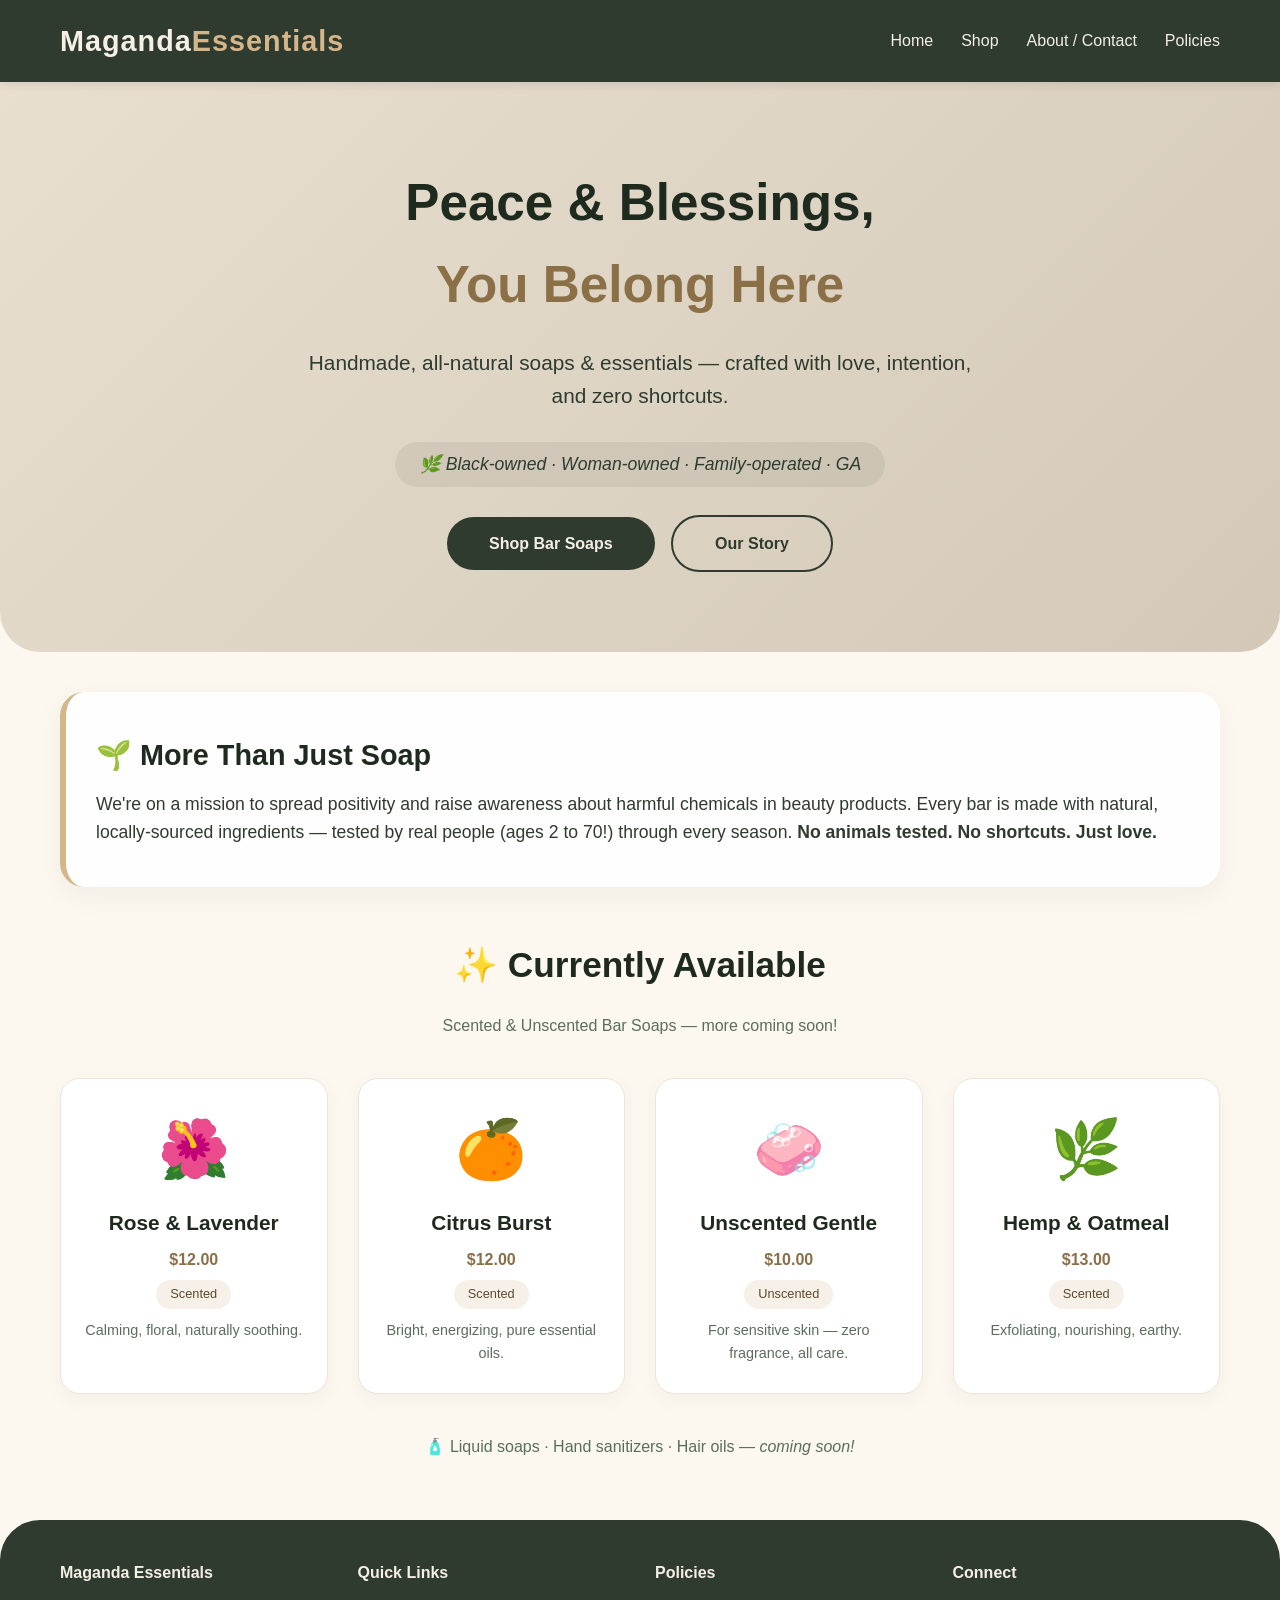
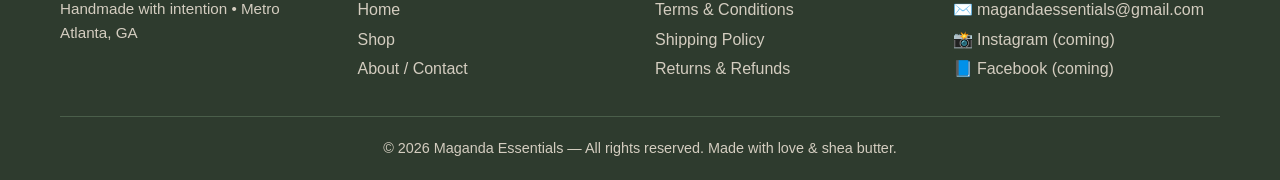
<file: templates/index.html>
<!DOCTYPE html>
<html lang="en">
<head>
  <meta charset="UTF-8" />
  <meta name="viewport" content="width=device-width, initial-scale=1.0" />
  <title>Maganda Essentials – Natural Handmade Soap</title>
  <style>
    /* ===== RESET & BASE ===== */
    * {
      margin: 0;
      padding: 0;
      box-sizing: border-box;
    }
    body {
      font-family: 'Segoe UI', Roboto, Helvetica, Arial, sans-serif;
      background: #fcf8f0;
      color: #2e3b2e;
      line-height: 1.6;
    }
    a {
      text-decoration: none;
      color: inherit;
    }
    .container {
      max-width: 1200px;
      margin: 0 auto;
      padding: 0 20px;
    }

    /* ===== HEADER / NAV ===== */
    header {
      background: #2e3b2e;
      color: #f5efe6;
      padding: 18px 0;
      position: sticky;
      top: 0;
      z-index: 100;
      box-shadow: 0 2px 10px rgba(0,0,0,0.1);
    }
    nav {
      display: flex;
      justify-content: space-between;
      align-items: center;
      flex-wrap: wrap;
    }
    .logo {
      font-size: 1.8rem;
      font-weight: 700;
      letter-spacing: 1px;
    }
    .logo span {
      color: #d4b68a;
    }
    .nav-links {
      display: flex;
      gap: 28px;
      font-weight: 500;
    }
    .nav-links a {
      color: #f5efe6;
      transition: color 0.3s;
    }
    .nav-links a:hover {
      color: #d4b68a;
    }
    .hamburger {
      display: none;
      font-size: 1.8rem;
      cursor: pointer;
    }

    /* ===== HERO ===== */
    .hero {
      background: linear-gradient(135deg, #e8dfd0 0%, #d4c9b8 100%);
      padding: 80px 20px;
      text-align: center;
      border-radius: 0 0 40px 40px;
      margin-bottom: 40px;
    }
    .hero h1 {
      font-size: 3.2rem;
      font-weight: 700;
      color: #1f2a1f;
    }
    .hero h1 span {
      color: #8b6f47;
    }
    .hero p {
      font-size: 1.3rem;
      max-width: 700px;
      margin: 20px auto;
      color: #2e3b2e;
    }
    .hero .tagline {
      font-style: italic;
      font-size: 1.1rem;
      background: rgba(46, 59, 46, 0.08);
      display: inline-block;
      padding: 8px 24px;
      border-radius: 40px;
      margin-top: 10px;
    }
    .btn {
      display: inline-block;
      background: #2e3b2e;
      color: #f5efe6;
      padding: 14px 42px;
      border-radius: 40px;
      font-weight: 600;
      margin-top: 28px;
      transition: background 0.3s, transform 0.2s;
      border: none;
      font-size: 1rem;
      cursor: pointer;
    }
    .btn:hover {
      background: #4a5e4a;
      transform: translateY(-2px);
    }
    .btn-outline {
      background: transparent;
      color: #2e3b2e;
      border: 2px solid #2e3b2e;
    }
    .btn-outline:hover {
      background: #2e3b2e;
      color: #f5efe6;
    }

    /* ===== MISSION SNAPSHOT ===== */
    .mission-snap {
      background: #ffffffec;
      padding: 40px 30px;
      border-radius: 24px;
      box-shadow: 0 8px 30px rgba(0,0,0,0.05);
      margin: 30px 0 50px;
      border-left: 6px solid #d4b68a;
    }
    .mission-snap h2 {
      font-size: 1.8rem;
      color: #1f2a1f;
    }
    .mission-snap p {
      font-size: 1.1rem;
      margin-top: 12px;
    }

    /* ===== PRODUCTS PREVIEW ===== */
    .section-title {
      font-size: 2.2rem;
      text-align: center;
      margin: 50px 0 20px;
      color: #1f2a1f;
    }
    .section-sub {
      text-align: center;
      color: #5a6e5a;
      margin-bottom: 40px;
    }
    .product-grid {
      display: grid;
      grid-template-columns: repeat(auto-fit, minmax(250px, 1fr));
      gap: 30px;
      margin-bottom: 40px;
    }
    .product-card {
      background: white;
      border-radius: 20px;
      padding: 24px 20px 28px;
      text-align: center;
      box-shadow: 0 6px 20px rgba(0,0,0,0.04);
      transition: transform 0.25s, box-shadow 0.25s;
      border: 1px solid #eee6da;
    }
    .product-card:hover {
      transform: translateY(-6px);
      box-shadow: 0 14px 40px rgba(0,0,0,0.07);
    }
    .product-card .soap-icon {
      font-size: 3.6rem;
      display: block;
      margin-bottom: 10px;
    }
    .product-card h3 {
      font-size: 1.3rem;
      color: #1f2a1f;
    }
    .product-card .price {
      font-weight: 600;
      color: #8b6f47;
      margin: 8px 0;
    }
    .product-card .badge {
      background: #d4b68a33;
      padding: 4px 14px;
      border-radius: 30px;
      font-size: 0.8rem;
      color: #5a4a2e;
      display: inline-block;
    }

    /* ===== FOOTER ===== */
    footer {
      background: #2e3b2e;
      color: #d4cdc0;
      padding: 40px 0 20px;
      margin-top: 60px;
      border-radius: 40px 40px 0 0;
    }
    footer .footer-grid {
      display: grid;
      grid-template-columns: repeat(auto-fit, minmax(180px, 1fr));
      gap: 30px;
      margin-bottom: 30px;
    }
    footer h4 {
      color: #f5efe6;
      margin-bottom: 12px;
    }
    footer a {
      display: block;
      color: #d4cdc0;
      margin: 4px 0;
      transition: color 0.3s;
    }
    footer a:hover {
      color: #d4b68a;
    }
    footer .bottom {
      border-top: 1px solid #4a5e4a;
      padding-top: 20px;
      text-align: center;
      font-size: 0.9rem;
    }

    /* ===== RESPONSIVE ===== */
    @media (max-width: 768px) {
      .nav-links {
        display: none;
        flex-direction: column;
        width: 100%;
        gap: 12px;
        padding: 20px 0 10px;
      }
      .nav-links.open {
        display: flex;
      }
      .hamburger {
        display: block;
      }
      .hero h1 {
        font-size: 2.2rem;
      }
      .hero p {
        font-size: 1.1rem;
      }
    }
  </style>
</head>
<body>
  <!-- ===== HEADER ===== -->
  <header>
    <div class="container">
      <nav>
        <div class="logo">Maganda<span>Essentials</span></div>
        <div class="hamburger" onclick="this.nextElementSibling.classList.toggle('open')">☰</div>
        <div class="nav-links">
          <a href="index.html">Home</a>
          <a href="#shop">Shop</a>
          <a href="about.html">About / Contact</a>
          <a href="#footer">Policies</a>
        </div>
      </nav>
    </div>
  </header>

  <!-- ===== HERO ===== -->
  <section class="hero">
    <div class="container">
      <h1>Peace & Blessings,<br><span>You Belong Here</span></h1>
      <p>Handmade, all-natural soaps & essentials — crafted with love, intention, and zero shortcuts.</p>
      <div class="tagline">🌿 Black-owned · Woman-owned · Family-operated · GA</div>
      <div>
        <a href="#shop" class="btn">Shop Bar Soaps</a>
        <a href="about.html" class="btn btn-outline" style="margin-left:12px;">Our Story</a>
      </div>
    </div>
  </section>

  <div class="container">
    <!-- ===== MISSION SNAPSHOT ===== -->
    <div class="mission-snap">
      <h2>🌱 More Than Just Soap</h2>
      <p>We're on a mission to spread positivity and raise awareness about harmful chemicals in beauty products. 
      Every bar is made with natural, locally-sourced ingredients — tested by real people (ages 2 to 70!) through every season. 
      <strong>No animals tested. No shortcuts. Just love.</strong></p>
    </div>

    <!-- ===== PRODUCTS PREVIEW ===== -->
    <h2 class="section-title" id="shop">✨ Currently Available</h2>
    <p class="section-sub">Scented & Unscented Bar Soaps — more coming soon!</p>

    <div class="product-grid">
      <div class="product-card">
        <span class="soap-icon">🌺</span>
        <h3>Rose & Lavender</h3>
        <p class="price">$12.00</p>
        <span class="badge">Scented</span>
        <p style="margin-top:10px; font-size:0.9rem; color:#5a6e5a;">Calming, floral, naturally soothing.</p>
      </div>
      <div class="product-card">
        <span class="soap-icon">🍊</span>
        <h3>Citrus Burst</h3>
        <p class="price">$12.00</p>
        <span class="badge">Scented</span>
        <p style="margin-top:10px; font-size:0.9rem; color:#5a6e5a;">Bright, energizing, pure essential oils.</p>
      </div>
      <div class="product-card">
        <span class="soap-icon">🧼</span>
        <h3>Unscented Gentle</h3>
        <p class="price">$10.00</p>
        <span class="badge">Unscented</span>
        <p style="margin-top:10px; font-size:0.9rem; color:#5a6e5a;">For sensitive skin — zero fragrance, all care.</p>
      </div>
      <div class="product-card">
        <span class="soap-icon">🌿</span>
        <h3>Hemp & Oatmeal</h3>
        <p class="price">$13.00</p>
        <span class="badge">Scented</span>
        <p style="margin-top:10px; font-size:0.9rem; color:#5a6e5a;">Exfoliating, nourishing, earthy.</p>
      </div>
    </div>
    <div style="text-align:center; margin:20px 0 40px;">
      <p style="color:#5a6e5a;">🧴 Liquid soaps · Hand sanitizers · Hair oils — <em>coming soon!</em></p>
    </div>
  </div>

  <!-- ===== FOOTER ===== -->
  <footer id="footer">
    <div class="container">
      <div class="footer-grid">
        <div>
          <h4>Maganda Essentials</h4>
          <p style="font-size:0.95rem;">Handmade with intention • Metro Atlanta, GA</p>
        </div>
        <div>
          <h4>Quick Links</h4>
          <a href="index.html">Home</a>
          <a href="#shop">Shop</a>
          <a href="about.html">About / Contact</a>
        </div>
        <div>
          <h4>Policies</h4>
          <a href="terms.html">Terms & Conditions</a>
          <a href="shipping.html">Shipping Policy</a>
          <a href="returns.html">Returns & Refunds</a>
        </div>
        <div>
          <h4>Connect</h4>
          <a href="mailto:magandaessentials@gmail.com">✉️ magandaessentials@gmail.com</a>
          <a href="#">📸 Instagram (coming)</a>
          <a href="#">📘 Facebook (coming)</a>
        </div>
      </div>
      <div class="bottom">
        &copy; 2026 Maganda Essentials — All rights reserved. Made with love &amp; shea butter.
      </div>
    </div>
  </footer>

  <script>
    // Simple hamburger toggle (no conflict)
    document.querySelector('.hamburger').addEventListener('click', function(e) {
      e.stopPropagation();
      document.querySelector('.nav-links').classList.toggle('open');
    });
  </script>
</body>
</html>
</file>
